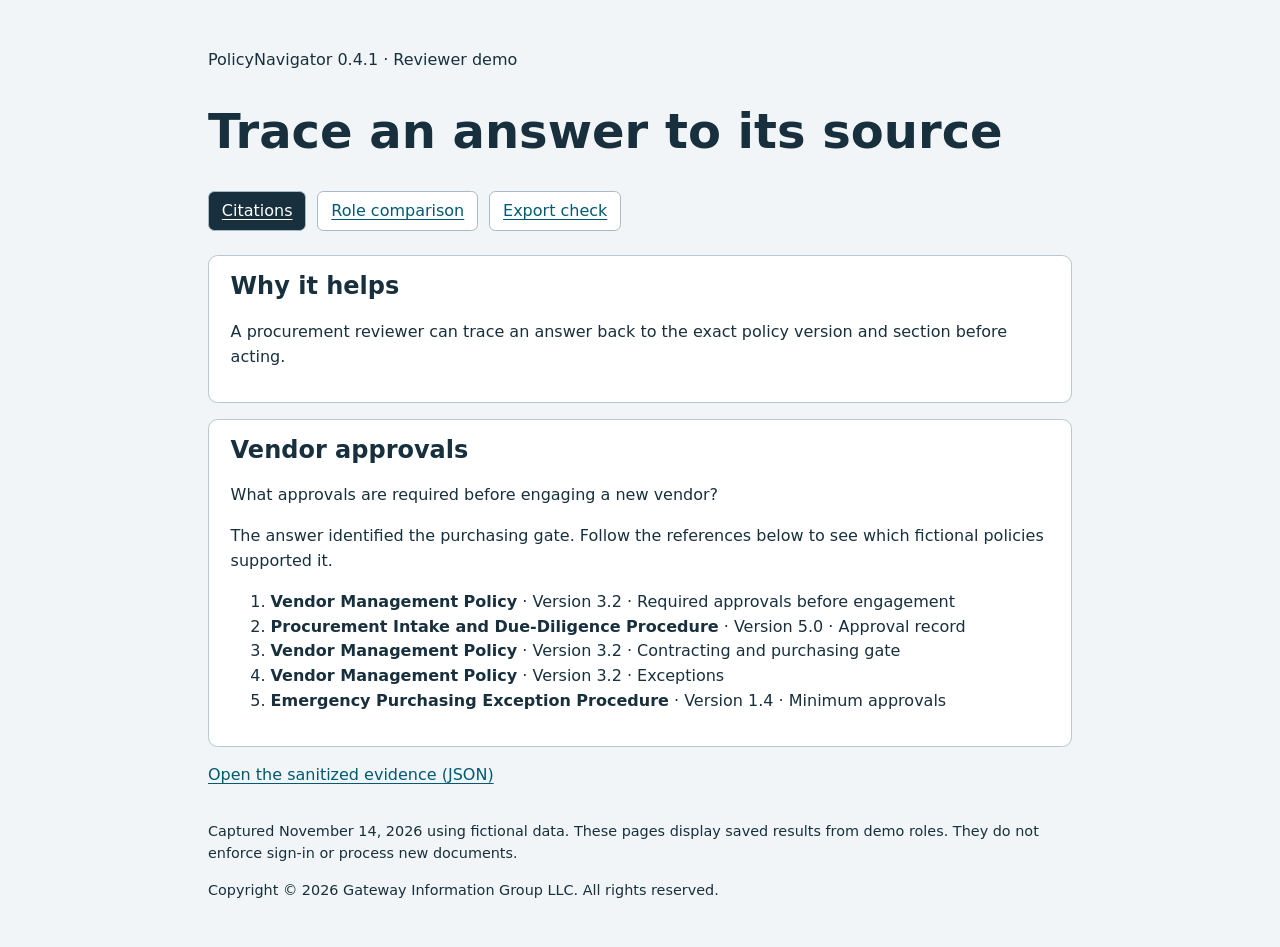
<file: index.html>
<!doctype html>
<html lang="en"><head><meta charset="utf-8"><meta name="viewport" content="width=device-width, initial-scale=1">
<meta http-equiv="Content-Security-Policy" content="default-src 'none'; style-src 'unsafe-inline'; base-uri 'none'; form-action 'none'">
<title>Trace an answer to its source | PolicyNavigator</title><style>
:root{color-scheme:light;font:16px system-ui,sans-serif;background:#f1f5f7;color:#18303d}
body{margin:0}main{max-width:54rem;margin:auto;padding:2rem 1rem}h1{font-size:clamp(1.9rem,6vw,3rem);line-height:1.12}
p,li{line-height:1.55}nav{display:flex;flex-wrap:wrap;gap:.7rem;margin:1.5rem 0}
a{color:#005a72;text-underline-offset:.18em}a:focus-visible{outline:3px solid #006f87;outline-offset:3px}
nav a{padding:.6rem .8rem;border:1px solid #a9bbc0;border-radius:.4rem;background:white}
nav a[aria-current]{background:#18303d;color:white}
section{background:white;border:1px solid #b7c9ce;border-radius:.6rem;padding:1rem 1.35rem;margin:1rem 0}
section h2{margin-top:0}footer{font-size:.9rem;margin-top:2rem}
dl{display:grid;grid-template-columns:1fr auto;gap:.6rem}dd{margin:0;font-weight:bold}
</style></head>
<body><main><p>PolicyNavigator 0.4.1 · Reviewer demo</p><h1>Trace an answer to its source</h1>
<nav aria-label="Demo navigation"><a href="index.html" aria-current="page">Citations</a><a href="access.html">Role comparison</a><a href="export.html">Export check</a></nav>
<section><h2>Why it helps</h2><p>A procurement reviewer can trace an answer back to the exact policy version and section before acting.</p></section><section><h2>Vendor approvals</h2><p>What approvals are required before engaging a new vendor?</p><p>The answer identified the purchasing gate. Follow the references below to see which fictional policies supported it.</p><ol><li><strong>Vendor Management Policy</strong> · Version 3.2 · Required approvals before engagement</li><li><strong>Procurement Intake and Due-Diligence Procedure</strong> · Version 5.0 · Approval record</li><li><strong>Vendor Management Policy</strong> · Version 3.2 · Contracting and purchasing gate</li><li><strong>Vendor Management Policy</strong> · Version 3.2 · Exceptions</li><li><strong>Emergency Purchasing Exception Procedure</strong> · Version 1.4 · Minimum approvals</li></ol></section>
<p><a href="evidence.json">Open the sanitized evidence (JSON)</a></p>
<footer><p>Captured November 14, 2026 using fictional data. These pages display saved results from demo roles. They do not enforce sign-in or process new documents.</p><p>Copyright © 2026 Gateway Information Group LLC. All rights reserved.</p></footer></main></body></html>
</file>
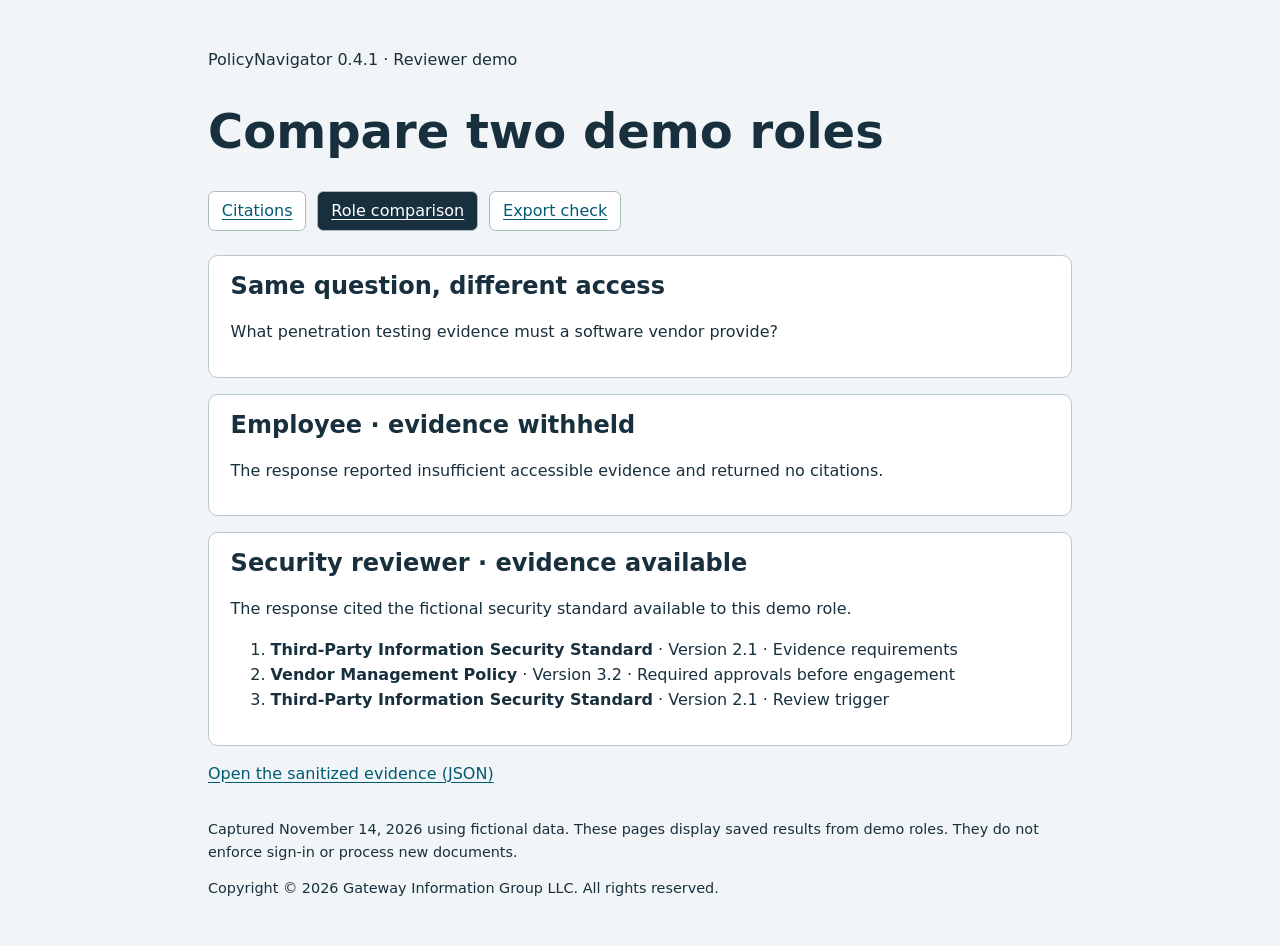
<file: access.html>
<!doctype html>
<html lang="en"><head><meta charset="utf-8"><meta name="viewport" content="width=device-width, initial-scale=1">
<meta http-equiv="Content-Security-Policy" content="default-src 'none'; style-src 'unsafe-inline'; base-uri 'none'; form-action 'none'">
<title>Compare two demo roles | PolicyNavigator</title><style>
:root{color-scheme:light;font:16px system-ui,sans-serif;background:#f1f5f7;color:#18303d}
body{margin:0}main{max-width:54rem;margin:auto;padding:2rem 1rem}h1{font-size:clamp(1.9rem,6vw,3rem);line-height:1.12}
p,li{line-height:1.55}nav{display:flex;flex-wrap:wrap;gap:.7rem;margin:1.5rem 0}
a{color:#005a72;text-underline-offset:.18em}a:focus-visible{outline:3px solid #006f87;outline-offset:3px}
nav a{padding:.6rem .8rem;border:1px solid #a9bbc0;border-radius:.4rem;background:white}
nav a[aria-current]{background:#18303d;color:white}
section{background:white;border:1px solid #b7c9ce;border-radius:.6rem;padding:1rem 1.35rem;margin:1rem 0}
section h2{margin-top:0}footer{font-size:.9rem;margin-top:2rem}
dl{display:grid;grid-template-columns:1fr auto;gap:.6rem}dd{margin:0;font-weight:bold}
</style></head>
<body><main><p>PolicyNavigator 0.4.1 · Reviewer demo</p><h1>Compare two demo roles</h1>
<nav aria-label="Demo navigation"><a href="index.html">Citations</a><a href="access.html" aria-current="page">Role comparison</a><a href="export.html">Export check</a></nav>
<section><h2>Same question, different access</h2><p>What penetration testing evidence must a software vendor provide?</p></section><section><h2>Employee · evidence withheld</h2><p>The response reported insufficient accessible evidence and returned no citations.</p></section><section><h2>Security reviewer · evidence available</h2><p>The response cited the fictional security standard available to this demo role.</p><ol><li><strong>Third-Party Information Security Standard</strong> · Version 2.1 · Evidence requirements</li><li><strong>Vendor Management Policy</strong> · Version 3.2 · Required approvals before engagement</li><li><strong>Third-Party Information Security Standard</strong> · Version 2.1 · Review trigger</li></ol></section>
<p><a href="evidence.json">Open the sanitized evidence (JSON)</a></p>
<footer><p>Captured November 14, 2026 using fictional data. These pages display saved results from demo roles. They do not enforce sign-in or process new documents.</p><p>Copyright © 2026 Gateway Information Group LLC. All rights reserved.</p></footer></main></body></html>
</file>
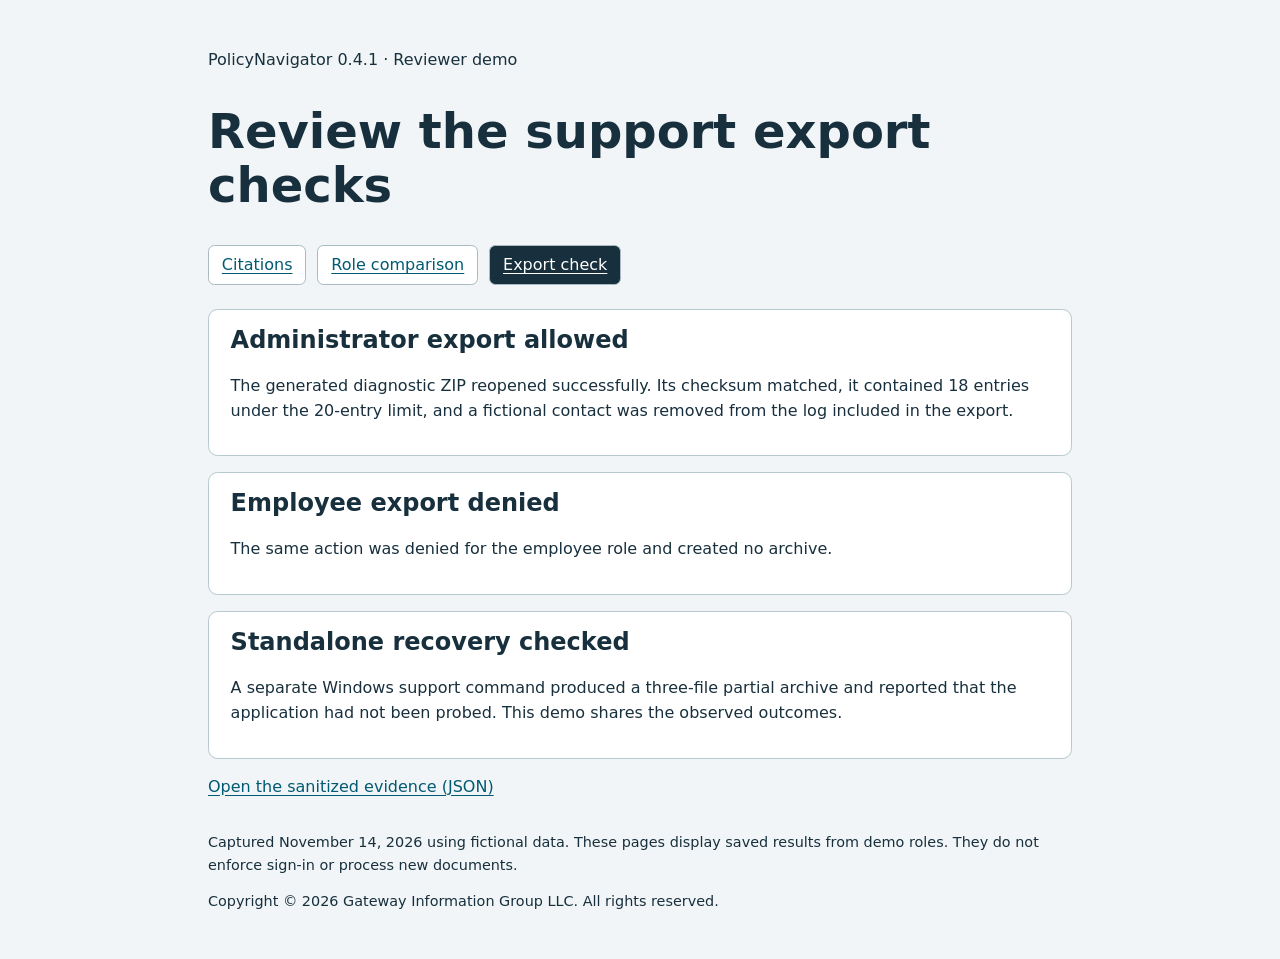
<file: export.html>
<!doctype html>
<html lang="en"><head><meta charset="utf-8"><meta name="viewport" content="width=device-width, initial-scale=1">
<meta http-equiv="Content-Security-Policy" content="default-src 'none'; style-src 'unsafe-inline'; base-uri 'none'; form-action 'none'">
<title>Review the support export checks | PolicyNavigator</title><style>
:root{color-scheme:light;font:16px system-ui,sans-serif;background:#f1f5f7;color:#18303d}
body{margin:0}main{max-width:54rem;margin:auto;padding:2rem 1rem}h1{font-size:clamp(1.9rem,6vw,3rem);line-height:1.12}
p,li{line-height:1.55}nav{display:flex;flex-wrap:wrap;gap:.7rem;margin:1.5rem 0}
a{color:#005a72;text-underline-offset:.18em}a:focus-visible{outline:3px solid #006f87;outline-offset:3px}
nav a{padding:.6rem .8rem;border:1px solid #a9bbc0;border-radius:.4rem;background:white}
nav a[aria-current]{background:#18303d;color:white}
section{background:white;border:1px solid #b7c9ce;border-radius:.6rem;padding:1rem 1.35rem;margin:1rem 0}
section h2{margin-top:0}footer{font-size:.9rem;margin-top:2rem}
dl{display:grid;grid-template-columns:1fr auto;gap:.6rem}dd{margin:0;font-weight:bold}
</style></head>
<body><main><p>PolicyNavigator 0.4.1 · Reviewer demo</p><h1>Review the support export checks</h1>
<nav aria-label="Demo navigation"><a href="index.html">Citations</a><a href="access.html">Role comparison</a><a href="export.html" aria-current="page">Export check</a></nav>
<section><h2>Administrator export allowed</h2><p>The generated diagnostic ZIP reopened successfully. Its checksum matched, it contained 18 entries under the 20-entry limit, and a fictional contact was removed from the log included in the export.</p></section><section><h2>Employee export denied</h2><p>The same action was denied for the employee role and created no archive.</p></section><section><h2>Standalone recovery checked</h2><p>A separate Windows support command produced a three-file partial archive and reported that the application had not been probed. This demo shares the observed outcomes.</p></section>
<p><a href="evidence.json">Open the sanitized evidence (JSON)</a></p>
<footer><p>Captured November 14, 2026 using fictional data. These pages display saved results from demo roles. They do not enforce sign-in or process new documents.</p><p>Copyright © 2026 Gateway Information Group LLC. All rights reserved.</p></footer></main></body></html>
</file>
